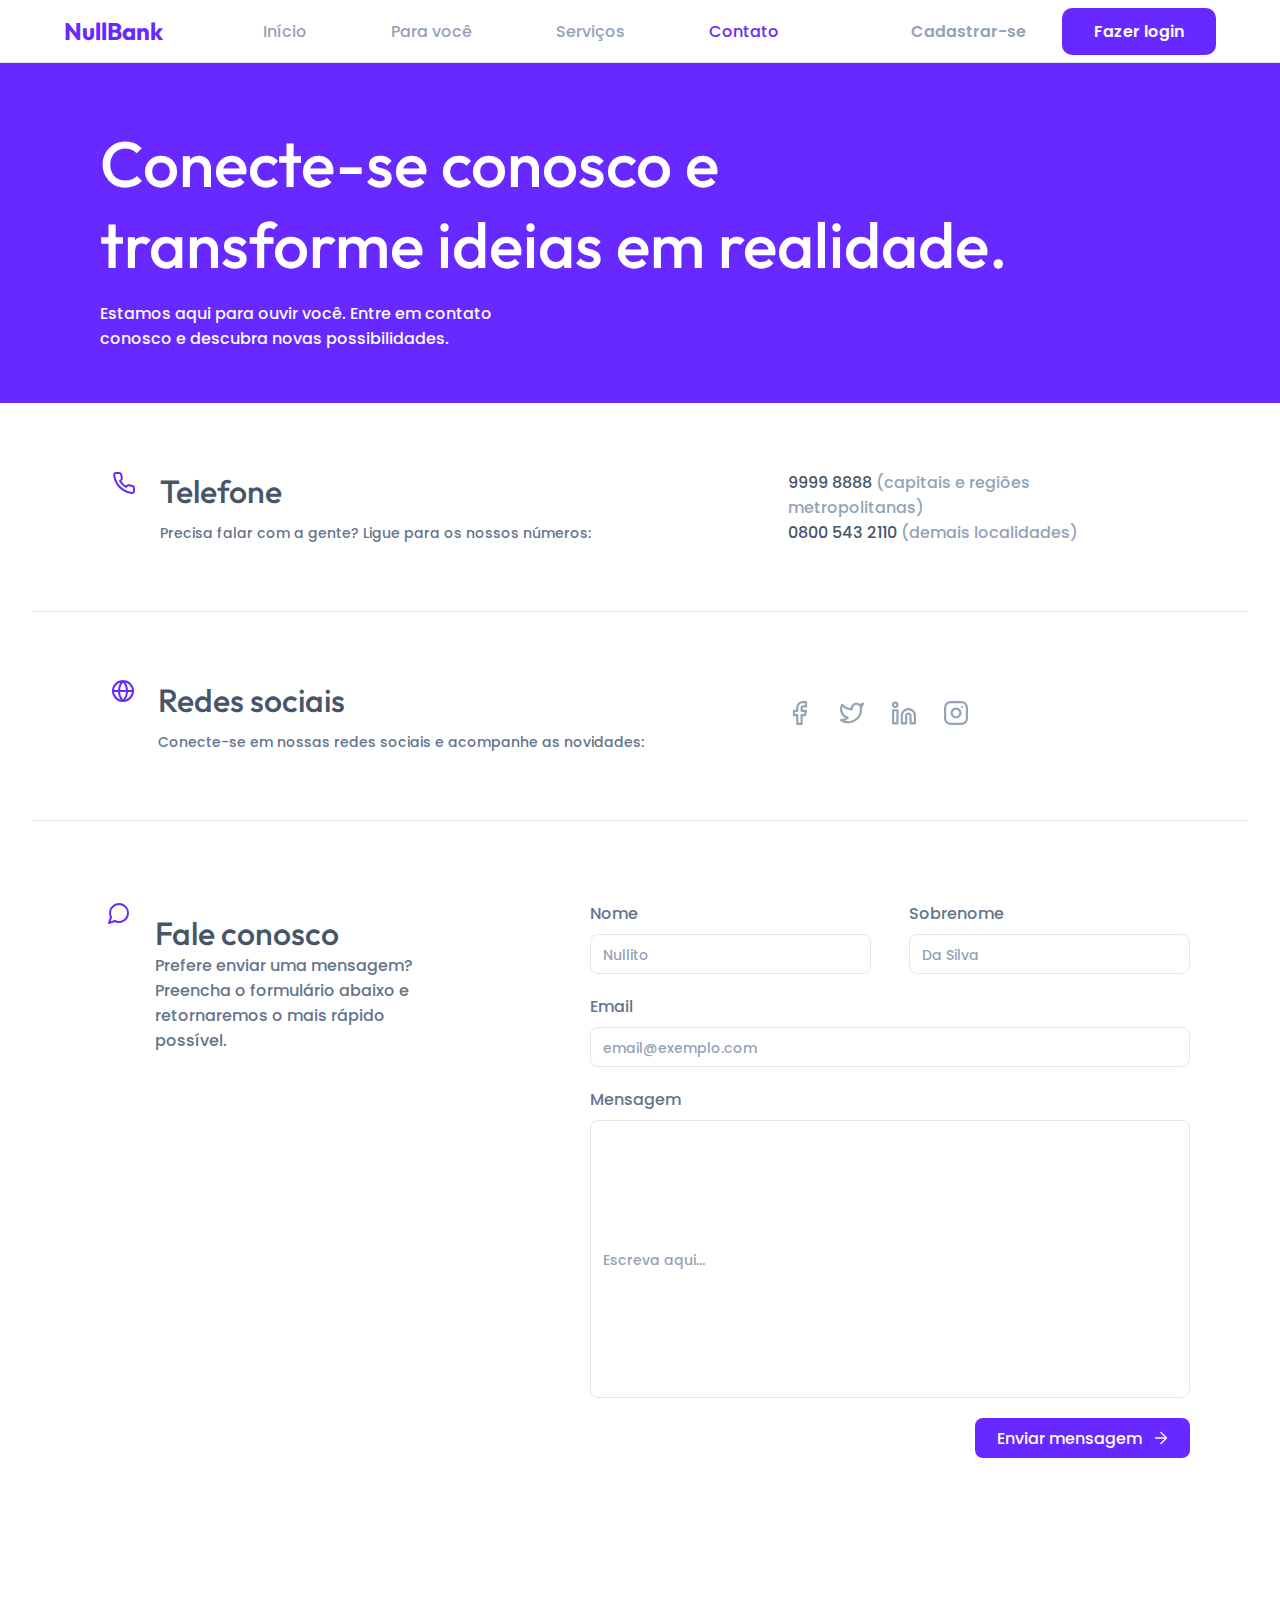
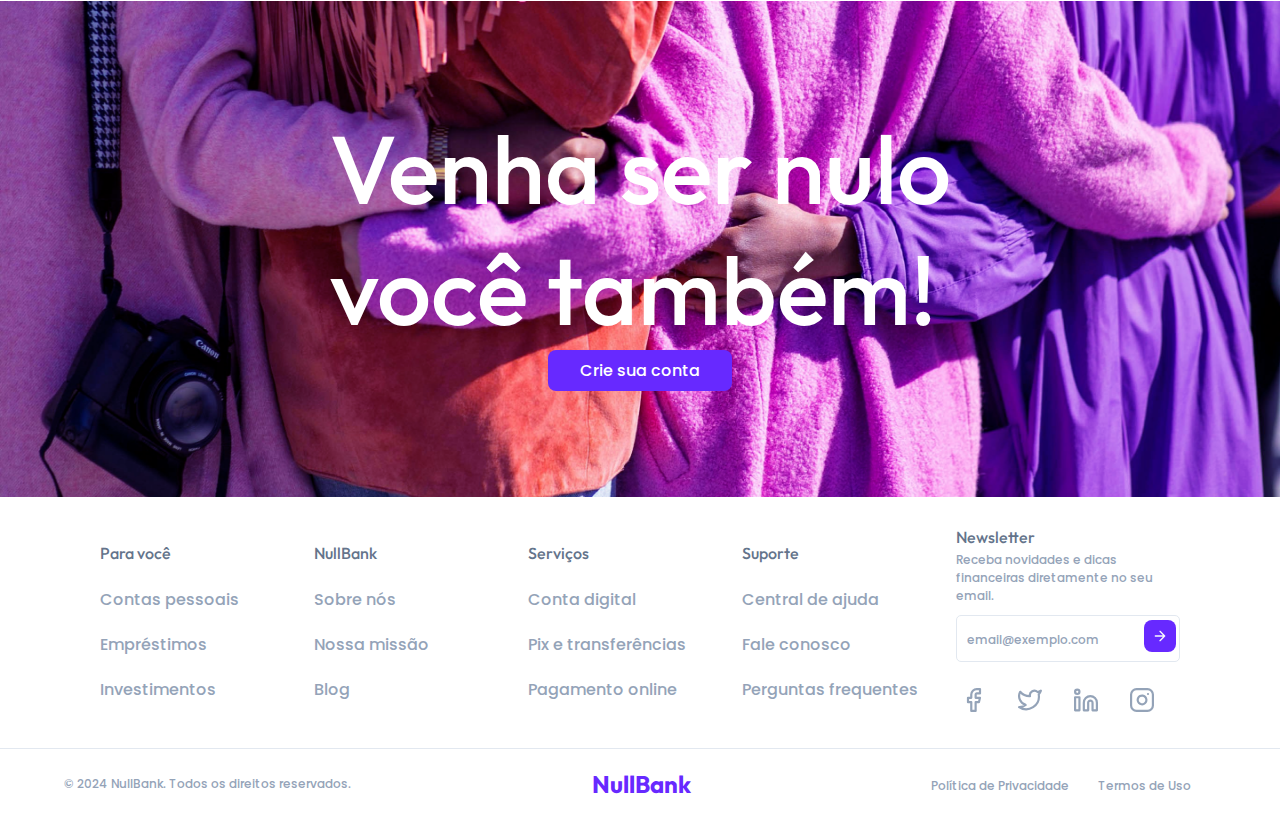
<file: contact.html>
<!DOCTYPE html>
<html lang="en">

<head>
    <meta charset="UTF-8">
    <meta name="viewport" content="width=device-width, initial-scale=1.0">
    <link rel="stylesheet" href="styles.css">
    <link rel="preconnect" href="https://fonts.googleapis.com">
    <link rel="preconnect" href="https://fonts.gstatic.com" crossorigin>
    <link
        href="https://fonts.googleapis.com/css2?family=Outfit:wght@100..900&family=Poppins:ital,wght@0,100;0,200;0,300;0,400;0,500;0,600;0,700;0,800;0,900;1,100;1,200;1,300;1,400;1,500;1,600;1,700;1,800;1,900&display=swap"
        rel="stylesheet">
    <title>NullBank</title>
</head>

<body>
    <header>
        <!-- nav-bar start -->
        <nav class="nav-bar">
            <!-- nav-brand start -->
            <div class="nav-brand">
                <h1>NullBank</h1>
            </div><!-- nav-brand end -->
            <!-- nav-list start -->
            <div class="nav-list">
                <ul>
                    <li><a href="index.html">Início</a></li>
                    <li><a href="page404.html">Para você</a></li>
                    <li><a href="page404.html">Serviços</a></li>
                    <li><a href="contact.html" id="contact-page">Contato</a></li>
                </ul>
            </div> <!-- nav-list end -->
            <!-- nav-login start -->
            <div class="nav-login">
                <a href="page404.html" class="nav-login1">Cadastrar-se</a>
                <a href="page404.html" class="nav-login2">Fazer login</a>
            </div><!-- nav-login end -->
        </nav><!-- nav-bar end -->
    </header>

    <main>
        <!-- hero-container-contact start -->
        <div class="hero-container-contact">
            <div class="hero-contact-text">
                <h2>Conecte-se conosco e transforme ideias em realidade.</h2>
                <p>Estamos aqui para ouvir você. Entre em contato conosco e descubra novas possibilidades.</p>
            </div>
        </div><!-- hero-container-contact end -->

        <!-- contact-container start -->
        <div class="contact-container">
            <!-- contact-phone start -->
            <div class="contact-phone">
                <div class="phone-info">
                    <div class="phone-img">
                        <img src="img/phone.svg" alt="Telefone">
                    </div>
                    <div class="phone-text">
                        <h2>Telefone</h2>
                        <p>Precisa falar com a gente? Ligue para os nossos números:</p>
                    </div>
                </div>

                <div class="phone-numbers">
                    <p><span class="highlight-numbers">9999 8888</span> (capitais e regiões metropolitanas)<br><span
                            class="highlight-numbers">0800 543 2110</span> (demais localidades)</p>
                </div>
            </div><!-- contact-phone end -->

            <!-- contact-social-links start -->
            <div class="contact-social-links">
                <div class="social-info">
                    <div class="social-img">
                        <img src="img/Internet.svg" alt="Internet">
                    </div>
                    <div class="social-text">
                        <h2>Redes sociais</h2>
                        <p>Conecte-se em nossas redes sociais e acompanhe as novidades:</p>
                    </div>
                </div>

                <div class="social-links">
                    <a href="https://www.facebook.com/"><img src="img/Facebook.svg" alt="facebook"></a>
                    <a href="https://x.com/"><img src="img/Twitter.svg" alt="twitter"></a>
                    <a href="https://br.linkedin.com/"><img src="img/Linkedin.svg" alt="linkedin"></a>
                    <a href="https://www.instagram.com/"><img src="img/Instagram.svg" alt="instagram"></a>
                </div>
            </div><!-- contact-social-links end -->

            <!-- contact-form-container start -->
            <div class="contact-form-container">
                <div class="contact-form-info">
                    <div class="contact-form-img">
                        <img src="img/message-circle.svg" alt="Mensagem">
                    </div>
                    <div class="contact-form-text">
                        <h2>Fale conosco</h2>
                        <p>Prefere enviar uma mensagem? Preencha o formulário abaixo e retornaremos o mais rápido
                            possível.</p>
                    </div>
                </div>

                <div class="contact-form">
                    <form>
                        <div class="form-names">
                            <label>Nome<br><input type="text" id="first-name" name="first-name" placeholder="Nullito"></label>
                            <label>Sobrenome<br><input type="text" id="last-name" name="last-name" placeholder="Da Silva"></label>
                        </div>
                        <div class="form-email">
                            <label>Email<br><input type="email" id="email" name="email" placeholder="email@exemplo.com"></label>
                        </div>
                        <div class="form-message">
                            <label>Mensagem<br><input type="text" id="message" name="message" placeholder="Escreva aqui..."></label>
                        </div>
                        <div class="form-btn">
                            <button type="submit">Enviar mensagem<img src="img/seta.svg"></button>
                        </div>
                    </form>
                </div>
            </div><!-- contact-form-container end -->
        </div><!-- contact-container end -->

        <!-- signup-banner start -->
        <div class="signup-banner">
            <img src="img/Rectangle 3603.png" alt="Pessoas abraçadas">
            <h2>Venha ser nulo<br>você também!</h2>
            <a href="page404.html">Crie sua conta</a>
        </div><!-- signup-banner end -->
    </main>

    <footer>
        <!-- footer-container start -->
        <div class="footer-container">
            <!-- footer items start -->
            <div class="footer-item">
                <h2>Para você</h2>
                <a href="page404.html">Contas pessoais</a>
                <a href="page404.html">Empréstimos</a>
                <a href="page404.html">Investimentos</a>
            </div>
            <div class="footer-item">
                <h2>NullBank</h2>
                <a href="page404.html">Sobre nós</a>
                <a href="page404.html">Nossa missão</a>
                <a href="page404.html">Blog</a>
            </div>
            <div class="footer-item">
                <h2>Serviços</h2>
                <a href="page404.html">Conta digital</a>
                <a href="page404.html">Pix e transferências</a>
                <a href="page404.html">Pagamento online</a>
            </div>
            <div class="footer-item">
                <h2>Suporte</h2>
                <a href="page404.html">Central de ajuda</a>
                <a href="page404.html">Fale conosco</a>
                <a href="page404.html">Perguntas frequentes</a>
            </div><!-- footer items end -->
            <!-- footer-input start -->
            <div class="footer-input">
                <h2>Newsletter</h2>
                <p>Receba novidades e dicas financeiras diretamente no seu email.</p>
                <!-- form-container start -->
                <form class="form-container">
                    <input id="footer-email" type="email" placeholder="email@exemplo.com">
                    <button type="submit"><img src="img/seta.svg" alt="seta"></button>
                </form><!-- form-container end -->
                <!-- footer-social-links start -->
                <div class="footer-social-links">
                    <a href="https://www.facebook.com/"><img src="img/Facebook.svg" alt="facebook"></a>
                    <a href="https://x.com/"><img src="img/Twitter.svg" alt="twitter"></a>
                    <a href="https://br.linkedin.com/"><img src="img/Linkedin.svg" alt="linkedin"></a>
                    <a href="https://www.instagram.com/"><img src="img/Instagram.svg" alt="instagram"></a>
                </div><!-- footer-social-links end -->
            </div><!-- footer-input end -->
        </div><!-- footer-container end -->

        <!-- footer-copyright start -->
        <div class="footer-copyright">
            <p>© 2024 NullBank. Todos os direitos reservados.</p>
            <h2>NullBank</h2>
            <div class="footer-copyright-links">
                <a href="page404.html">Política de Privacidade</a>
                <a href="page404.html">Termos de Uso</a>
            </div>
        </div><!-- footer-copyright end -->
    </footer>
</body>

</html>
</file>
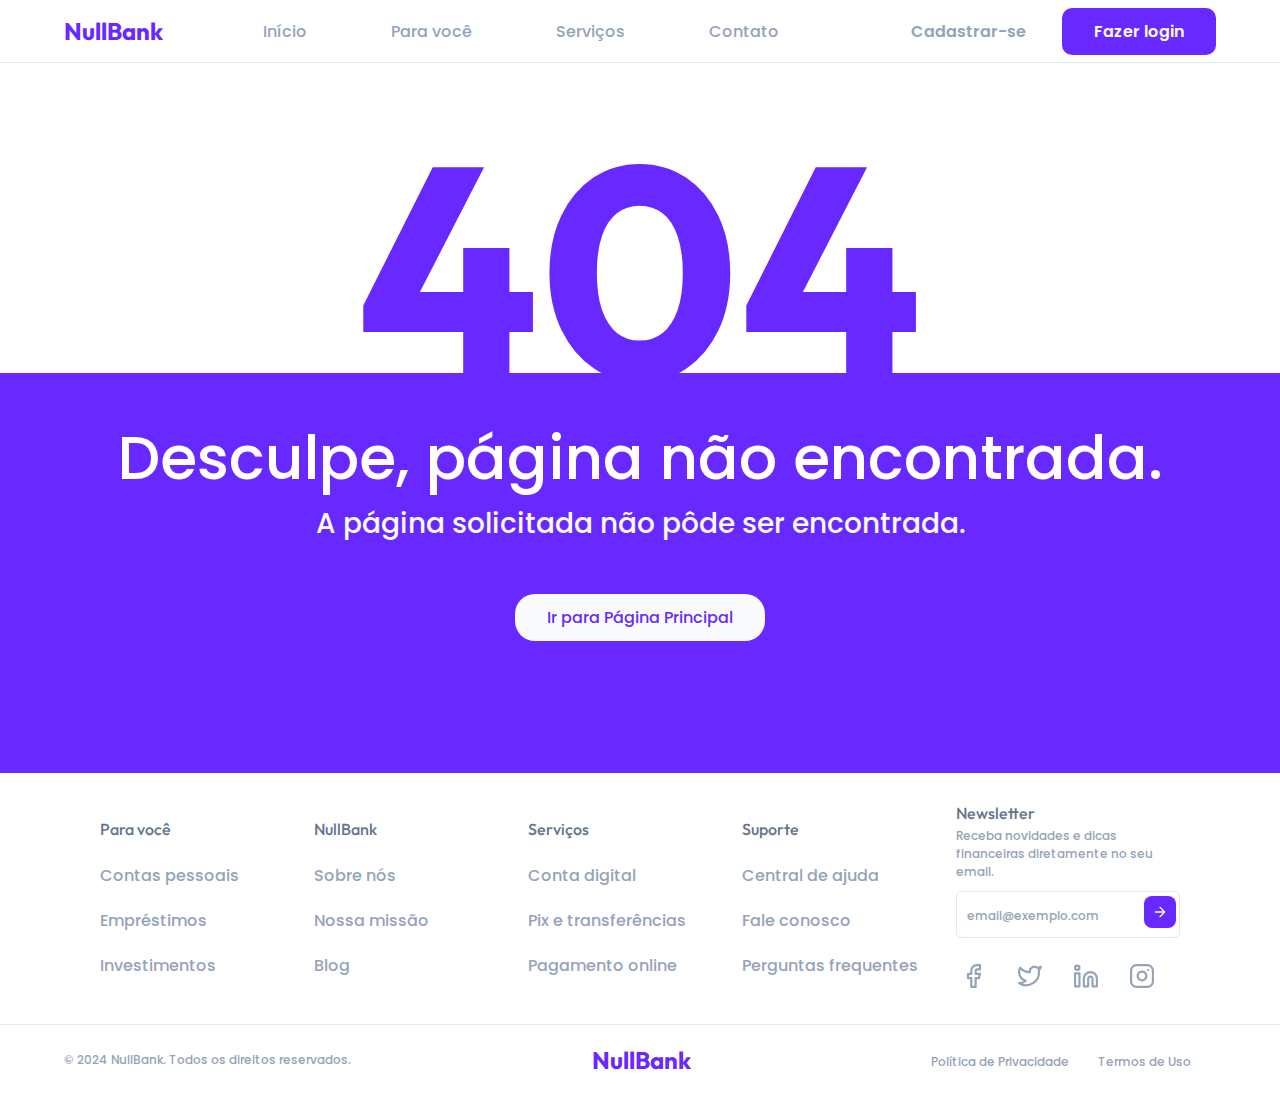
<file: page404.html>
<!DOCTYPE html>
<html lang="en">

<head>
    <meta charset="UTF-8">
    <meta name="viewport" content="width=device-width, initial-scale=1.0">
    <link rel="stylesheet" href="styles.css">
    <link rel="preconnect" href="https://fonts.googleapis.com">
    <link rel="preconnect" href="https://fonts.gstatic.com" crossorigin>
    <link
        href="https://fonts.googleapis.com/css2?family=Outfit:wght@100..900&family=Poppins:ital,wght@0,100;0,200;0,300;0,400;0,500;0,600;0,700;0,800;0,900;1,100;1,200;1,300;1,400;1,500;1,600;1,700;1,800;1,900&display=swap"
        rel="stylesheet">
    <title>NullBank</title>
</head>

<body>
    <header>
        <!-- nav-bar start -->
        <nav class="nav-bar">
            <!-- nav-brand start -->
            <div class="nav-brand">
                <h1>NullBank</h1>
            </div><!-- nav-brand end -->
            <!-- nav-list start -->
            <div class="nav-list">
                <ul>
                    <li><a href="index.html">Início</a></li>
                    <li><a href="page404.html">Para você</a></li>
                    <li><a href="page404.html">Serviços</a></li>
                    <li><a href="contact.html">Contato</a></li>
                </ul>
            </div> <!-- nav-list end -->
            <!-- nav-login start -->
            <div class="nav-login">
                <a href="page404.html" class="nav-login1">Cadastrar-se</a>
                <a href="page404.html" class="nav-login2">Fazer login</a>
            </div><!-- nav-login end -->
        </nav><!-- nav-bar end -->
    </header>
    <main>
        <!-- page-404 start -->
        <div class="page-404">
            <h2>404</h2>
            <div class="background-404">
                <p><span class="highlight-404">Desculpe, página não encontrada.</span><br>A página solicitada não pôde ser
                    encontrada.</p>
                <a href="index.html">Ir para Página Principal</a>
            </div>
        </div><!-- page-404 end -->
    </main>
    <footer>
        <!-- footer-container start -->
        <div class="footer-container">
            <!-- footer items start -->
            <div class="footer-item">
                <h2>Para você</h2>
                <a href="page404.html">Contas pessoais</a>
                <a href="page404.html">Empréstimos</a>
                <a href="page404.html">Investimentos</a>
            </div>
            <div class="footer-item">
                <h2>NullBank</h2>
                <a href="page404.html">Sobre nós</a>
                <a href="page404.html">Nossa missão</a>
                <a href="page404.html">Blog</a>
            </div>
            <div class="footer-item">
                <h2>Serviços</h2>
                <a href="page404.html">Conta digital</a>
                <a href="page404.html">Pix e transferências</a>
                <a href="page404.html">Pagamento online</a>
            </div>
            <div class="footer-item">
                <h2>Suporte</h2>
                <a href="page404.html">Central de ajuda</a>
                <a href="page404.html">Fale conosco</a>
                <a href="page404.html">Perguntas frequentes</a>
            </div><!-- footer items end -->
            <!-- footer-input start -->
            <div class="footer-input">
                <h2>Newsletter</h2>
                <p>Receba novidades e dicas financeiras diretamente no seu email.</p>
                <!-- form-container start -->
                <form class="form-container">
                    <input id="footer-email" type="email" placeholder="email@exemplo.com">
                    <button type="submit"><img src="img/seta.svg" alt="seta"></button>
                </form><!-- form-container end -->
                <!-- footer-social-links start -->
                <div class="footer-social-links">
                    <a href="https://www.facebook.com/"><img src="img/Facebook.svg" alt="facebook"></a>
                    <a href="https://x.com/"><img src="img/Twitter.svg" alt="twitter"></a>
                    <a href="https://br.linkedin.com/"><img src="img/Linkedin.svg" alt="linkedin"></a>
                    <a href="https://www.instagram.com/"><img src="img/Instagram.svg" alt="instagram"></a>
                </div><!-- footer-social-links end -->
            </div><!-- footer-input end -->
        </div><!-- footer-container end -->

        <!-- footer-copyright start -->
        <div class="footer-copyright">
            <p>© 2024 NullBank. Todos os direitos reservados.</p>
            <h2>NullBank</h2>
            <div class="footer-copyright-links">
                <a href="page404.html">Política de Privacidade</a>
                <a href="page404.html">Termos de Uso</a>
            </div>
        </div><!-- footer-copyright end -->
    </footer>
</body>

</html>
</file>
<file: styles.css>
* {
    padding: 0;
    margin: 0;
    box-sizing: border-box;
    font-family: "Poppins", sans-serif;
    font-weight: 500;
    font-size: 16px;
}

/* header start */
header {
    display: flex;
    padding: 16px 64px;
    border-bottom: 1px solid #E2E8F0;
    width: 100%;
    position: sticky;
    top: 0;
    background-color: #FFFFFF;
    z-index: 2;
}

.nav-bar {
    display: flex;
    align-items: center;
    width: 100%;
}

.nav-brand h1{
    color: #6729FF;
    font-size: 24px;
    font-family: "Outfit", sans-serif;
    font-weight: bold;
}

.nav-list{
    display: flex;
    justify-content: center;
    flex: 1;
}

.nav-list li{
    display: inline-block;
    margin: 0 30px;
}

.nav-list li a{
    color: #94A3B8;
    padding: 10px;
    text-decoration: none;
}

.nav-list li a:hover{
    color: #475569;
}

#home-page, #contact-page{
    color: #6729FF;
}

.nav-login1{
    text-decoration: none;
    color: #94A3B8;
    padding: 12px 32px;
    font-weight: 600;
}

.nav-login2{
    text-decoration: none;
    color: #FFFFFF;
    background-color: #6729FF;
    padding: 12px 32px;
    border-radius: 10px;
    font-weight: 600;
}

.nav-login1:hover {
    color: #6729FF;
}

.nav-login2:hover {
    background-color: #FFFFFF;
    color: #6729FF;
}

/* header end */

/* main start*/

.hero-container{
    display: flex;
    width: 100%;
    height: 698px;
    border-bottom: 1px solid #E2E8F0;
}

.hero-text{
    flex: 1;
    padding: 100px 100px;
    width: 704px;
}

.hero-text h2{
    font-size: 64px;
    font-family: "Outfit", sans-serif;
    font-weight: 600;
    color: #475569;
}

.hero-text p{
    color: #64748B;
    margin: 20px 0 40px 0;
}

#btn-hero{
    color: #6729FF;
    text-decoration: none;
    background-color: #EEE5FF;
    padding: 12px 32px;
    border-radius: 8px;
    font-weight: 600;
}

#btn-hero:hover{
    background-color: #6729FF;
    color: #FFFFFF;
}

.hero-text a{
    text-decoration: none;
    font-size: 18px;
    font-weight: 600;
    color: #64748B;
    padding-left: 20px;
}

.hero-text a:hover{
    color: #6729FF;
}

.line{
    width: 500px;
    margin-top: 50px;
    border: 1px solid #E2E8F0;
}

.users-img{
    padding-top: 40px;
}

#text-users{
    color: #94A3B8;
    font-size: 14px;
    margin: 12px 0 0 0;
}

.hero-img{
    background-color: #6729FF;
    display: flex;
    justify-content: center;
    align-items: end;
    height: 698px;
    width: 736px;
}

.hero-img img{
    width: 390px;
    height: 610px;
    position: relative;
}

.floating-balloons{
    display: flex;
    position: absolute;
    top: 255px;
    left: 1230px;
    background-color: #FFFFFF;
    padding: 4px 8px 4px 4px;
    width: 207px;
    height: 48px;
    align-items: center;
    border-radius: 8px;
    box-shadow: 0 4px 6px rgba(0, 0, 0, 0.2);
}

.balloons-text{
    font-size: 14px;
    color: #475569;
    padding-left: 10px;
}

.img-balloons{
    display: flex;
    justify-content: center;
    align-items: center;
    padding: 8px 8px;
    background-color: #EEE5FF;
    border-radius: 6px;
}

.img-balloons img{
    width: 20px;
    height: 20px;
}

.floating-balloons2{
    display: flex;
    position: absolute;
    top: 487px;
    left: 820px;
    background-color: #FFFFFF;
    padding: 4px 8px 4px 4px;
    width: 284px;
    height: 48px;
    align-items: center;
    border-radius: 8px;
    box-shadow: 0 4px 6px rgba(0, 0, 0, 0.2);
}

.floating-balloons3{
    display: flex;
    position: absolute;
    top: 623px;
    left: 1250px;
    background-color: #FFFFFF;
    padding: 4px 8px 4px 4px;
    width: 236px;
    height: 48px;
    align-items: center;
    border-radius: 8px;
    box-shadow: 0 4px 6px rgba(0, 0, 0, 0.2);
}

.cards-info-container{
    display: flex;
    justify-content: center;
    padding: 100px 100px;
    height: 100%;
    width: 100%;
}

.card-info1 h2{
    color:#6729FF;
    font-weight: 700;
    letter-spacing: 2px;
}

#exclusive-benefits{
    color: #475569;
    font-family: "Outfit", sans-serif;
    font-size: 40px;
}

.highlight{
    color: #6729FF;
    font-weight: bold;
    font-size: 40px;
}

.card-info1 p{
    color: #64748B;
}

.btn-more-info{
    padding-top: 24px;
    width: 225px;
}

.btn-more-info a{
    text-decoration: none;
    color: #6729FF;
    display: flex;
    justify-content: center;
}

.btn-more-info img{
    padding-left: 12px;
}

.btn-more-info a:hover{
    transform: scale(1.05);
}

.card-info2{
    margin-left: 71px;
}

.info-container{
    display: flex;
}

.info-container2{
    display: flex;
}

.info-box{
    border: 1px solid #E2E8F0;
    padding: 20px 20px 38px 22px;
    border-radius: 8px;
    width: 382px;
    height: 160px;
    margin: 0 16px 16px 0;
}

.title-box{
    display: flex;
    align-items: center;
}

.title-box h3{
    font-family: "Outfit", sans-serif;
    font-weight: 600;
    font-size: 20px;
    color: #6729FF;
    padding-left: 16px;
}

.title-box img{
    background-color: #EEE5FF;
    padding: 8px;
    border-radius: 8px;
}

.text-box p{
    color: #64748B;
    padding-top: 16px;
    font-size: 14px;
}

.info-box2{
    border: 1px solid #E2E8F0;
    padding: 20px 20px 38px 22px;
    border-radius: 8px;
    width: 330px;
    height: 160px;
}

.info-box3{
    border: 1px solid #E2E8F0;
    padding: 20px 20px 38px 22px;
    border-radius: 8px;
    width: 317px;
    height: 160px;
    margin: 0 16px 16px 0;
}

.info-box4{
    border: 1px solid #E2E8F0;
    padding: 20px 20px 38px 22px;
    border-radius: 8px;
    width: 395px;
    height: 160px;
}

.info-box5{
    padding: 20px 20px 38px 22px;
    border-radius: 8px;
    width: 728px;
    height: 160px;
    background-color: #F3F2FF;
    position: relative;
}

.info-box5 .title-box img{
    background-color: #FFFFFF;
}

.info-box5 .text-box{
    width: 344px;
}

#rectangle-white{
    position: absolute;
    bottom: 0;
    left: 410px;
}

#rectangle-purple{
    position: absolute;
    bottom: 0;
    left: 530px;
}

.app-info-container{
    display: flex;
    margin: 0 100px 100px 100px;
    position: relative;
}

.app-background{
    background-color: #EEE5FF;
    width: 592px;
    height: 363px;
    position: absolute;
    bottom: 0;
    left: 0;
    z-index: 0;
    border-radius: 20px;
}

.app-img img{
    position: relative;
    left: 106px;
    top: 28px;
    z-index: 1;
}

.app-img{
    flex: 1;
}

.app-text{
    flex: 1;
    padding-top: 30px;
    width: 624px;
    height: 637px;
}

.app-text h2{
    font-weight: 700;
    letter-spacing: 1px;
    color: #6729FF;
}

#app-description{
    color: #475569;
    font-size: 40px;
    font-family: "Outfit", sans-serif;
    padding: 8px 0 16px 0;
    width: 416px;
}

.app-text p{
    color: #64748B;
    width: 488px;
}

.app-text-box p{
    color: #64748B;
    padding: 4px 0 0 16px;
}

.app-text-box{
    padding-top: 32px;
    display: flex;
}

.app-text-box img{
    background-color: #6729FF;
    padding: 8px;
    border-radius: 8px;
}

.app-title-box h2{
    color: #6729FF;
    font-family: "Outfit", sans-serif;
    font-size: 20px;
    font-weight: 700;
    padding-left: 16px;
}

.app-text-boxes{
    padding-top: 50px;
}

.download-info-container{
    display: flex;
    background-color: #6729FF;
    height: 534px;
}

.download-text{
    flex: 1;
    padding: 100px 100px;
    width: 704px;
}

.download-text h2{
    font-weight: 700;
    letter-spacing: 1px;
    color: #FFFFFF;
}

#download-description{
    color: #F8FAFC;
    font-family: "Outfit", sans-serif;
    font-size: 40px;
    margin: 8px 0 16px 0;
}

.download-text p{
    color: #E2E8F0;
}

.btn-download{
    padding-top: 48px;
    display: flex;
}

.btn-download a{
    background-color: #F3F2FF;
    padding: 12px 30px;
    text-decoration: none;
    display: flex;
    justify-content: center;
    flex-direction: row-reverse;
    border-radius: 8px;
    color: #6729FF;
    margin-right: 26px;
}

.btn-download img{
    padding-right: 12px;
}

.download-img{
    flex: 1;
    display: flex;
    justify-content: center;
    align-items: center;
    position: relative;
}

.btn-download a:hover{
    transform: scale(1.05);
}

#img-app2{
    z-index: 1;
    bottom: 0;
    left: 0;
    position: absolute;
}

#img-app3{
    z-index: 0;
    bottom: 0;
    right: 85px;
    position: absolute;
}

.signup-banner{
    display: flex;
    flex-direction: column;
    align-items: center;
    justify-content: center;
    width: 100%;
    height: 496px;
}

.signup-banner img{
    width: 100%;
    height: 496px;
    position: absolute;
    z-index: 0;
}

.signup-banner h2{
    font-family: "Outfit", sans-serif;
    font-size: 96px;
    color: #FFFFFF;
    position: relative;
    top: auto;
    z-index: 1;
}

.signup-banner a{
    position: relative;
    top: auto;
    z-index: 1;
    background-color: #6729FF;
    text-decoration: none;
    color: #FFFFFF;
    padding: 8px 32px;
    border-radius: 8px;
}

.signup-banner a:hover{
    background-color: #FFFFFF;
    color: #6729FF;
}

/* main end */

/* footer start*/
.footer-container{
    display: flex;
    justify-content: space-between;
    align-items: center;
    padding: 30px 100px;
}

.footer-container h2{
    color: #64748B;
    font-family: "Outfit", sans-serif;
    padding-bottom: 4px;
}

.footer-item{
    flex: 1;
}

.footer-item a{
    color: #94A3B8;
    text-decoration: none;
    display: block;
    padding-top: 20px;
}

.footer-item a:hover{
    color: #6729FF;
}

.footer-input{
    flex: 1;
    display: flex;
    flex-direction: column;
}

.footer-input p{
    font-size: 12px;
    color: #94A3B8;
}

#footer-email{
    width: 100%;
    padding: 10px;
    margin-top: 10px;
    border: 1px solid #E2E8F0;
    border-radius: 5px;
}

#footer-email::placeholder{
    font-size: 12px;
    color: #94A3B8;
}

.form-container{
    position: relative;
}

.form-container button{
    position: absolute;
    right: 4px;
    top: 15px;
    background-color: #6729FF;
    color: #FFFFFF;
    border: none;
    padding: 10px;
    border-radius: 8px;
    cursor: pointer;
    display: flex;
    align-items: center;
    justify-content: center;
}

.footer-social-links{
    margin-top: 20px;
    display: flex;
}

.footer-social-links a{
    display: flex;
    align-items: center;
    margin-right: 20px;
}

.footer-social-links a img{
    width: 24px;
    height: 24px;
    margin: 6px;
}

.footer-social-links a:hover{
    transform: scale(1.2);
}

.footer-copyright{
    display: flex;
    justify-content: space-between;
    padding: 20px 64px 20px 64px;
    border-top: 1px solid #E2E8F0;
    align-items: center;
    width: 100%;
}

.footer-copyright a{
    font-size: 12px;
    color: #94A3B8;
    text-decoration: none;
    padding-right: 25px;
}
.footer-copyright p{
    font-size: 12px;
    color: #94A3B8;
    text-decoration: none;
}

.footer-copyright h2{
    font-family: "Outfit", sans-serif;
    font-size: 24px;
    font-weight: bold;
    color: #6729FF;
}

.footer-copyright a:hover{
    color: #6729FF;
}

/* footer end */

/* main contact start */

.hero-container-contact{
    display: flex;
    width: 100%;
    height: 340px;
    background-color: #6729FF;
    flex-direction: column;
}

.hero-contact-text{
    padding: 60px 0 0 100px;
    width: 100%;
    height: 100%;
}

.hero-container-contact h2{
    width: 944px;
    color: #FFFFFF;
    font-family: "Outfit", sans-serif;
    font-size: 64px;
}

.hero-container-contact p{
    padding-top: 16px;
    color: #F8FAFC;
    width: 416px;
}

.contact-container{
    display: flex;
    justify-content: center;
    align-items: center;
    flex-direction: column;
    padding: 0 100px 100px 100px;
    height: 100%;
    width: 100%;
}

.contact-phone, .contact-social-links{
    display: flex;
    justify-content: space-around;
    align-items: center;
    height: 145px;
    width: 1216px;
    margin-top: 64px;
    padding-bottom: 64px;
    border-bottom: 1px solid #E2E8F0;
}

.phone-numbers, .social-links{
    width: 380px;
}

.phone-info, .social-info{
    display: flex;
    width: 515px;
}

.phone-text, .social-text, .contact-form-text{
    padding-left: 24px;
}

.phone-text h2, .social-text h2, .contact-form-text h2{
    color: #475569;
    font-family: "Outfit", sans-serif;
    font-size: 32px;
}

.phone-text p, .social-text p, .contact-form-text{
    color: #64748B;
    font-size: 14px;
    padding-top: 12px;
    width: 500px;
}

.phone-numbers p{
    color: #94A3B8;
}

.highlight-numbers{
    color: #475569;
}

.social-links a{
    padding-right: 24px;
}

.social-links a img {
    width: 24px;
    height: 24px;
}

.social-links a:hover img {
    transform: scale(1.2);
}

.contact-form-info{
    display: flex;
    width: 350px;
}

.contact-form{
    width: 600px;
    height: 518px;
}

.contact-form label{
    color: #64748B;
}

.form-names input{
    margin-top: 8px;
    width: 281px;
    height: 40px;
    border-radius: 8px;
    border: 1px solid #E2E8F0;
}

.form-names{
    display: flex;
    justify-content: space-between;
}

.form-names, .form-email, .form-message{
    margin-bottom: 20px;
}

.form-email input{
    margin-top: 8px;
    width: 100%;
    height: 40px;
    border-radius: 8px;
    border: 1px solid #E2E8F0;
}

.form-message input{
    margin-top: 8px;
    width: 100%;
    height: 278px;
    border-radius: 8px;
    border: 1px solid #E2E8F0;
}

.form-message ::placeholder, .form-email ::placeholder, .form-names ::placeholder{
    font-size: 14px;
    color: #94A3B8;
    padding-left: 12px;
}

.form-btn button{
    background-color: #6729FF;
    width: 215px;
    height: 40px;
    border: none;
    border-radius: 8px;
    color: #FFFFFF;
    display: flex;
    justify-content: center;
    align-items: center;
    cursor: pointer;
}

.form-btn button:hover{
    transform: scale(1.05);
}

.form-btn img{
    width: 14px;
    height: 14px;
    margin-left: 12px;
}

.contact-form-container{
    display: flex;
    justify-content: space-around;
    width: 1216px;
    height: 600px;
    margin: 80px 0 0 16px;
}

.form-btn{
    display: flex;
    justify-content: end;
}

/* main contact end */

/* page 404 start */

.page-404{
    width: 100%;
    display: flex;
    flex-direction: column;
    align-items: center;
    text-align: center;
    margin-top: 100px;
}

.page-404 h2{
    font-family: "Outfit", sans-serif;
    font-size: 300px;
    font-weight: bold;
    line-height: 0.7;
    color: #6729FF;
}

.background-404{
    width: 100%;
    height: 400px;
    background-color: #6729FF;
}

.highlight-404{
    color: #FFFFFF;
    font-size: 60px;
}

.background-404 p{
    color: #F8FAFC;
    font-size: 28px;
    margin: 40px 0 60px 0;
}

.background-404 a{
    width: 252px;
    height: 46px;
    text-decoration: none;
    color: #6729FF;
    padding: 12px 32px;
    background-color: #F8FAFC;
    border-radius: 20px;
}

.background-404 a:hover{
    box-shadow: 0 4px 8px rgba(0, 0, 0, 0.3);
}

/* page 404 end */
</file>
